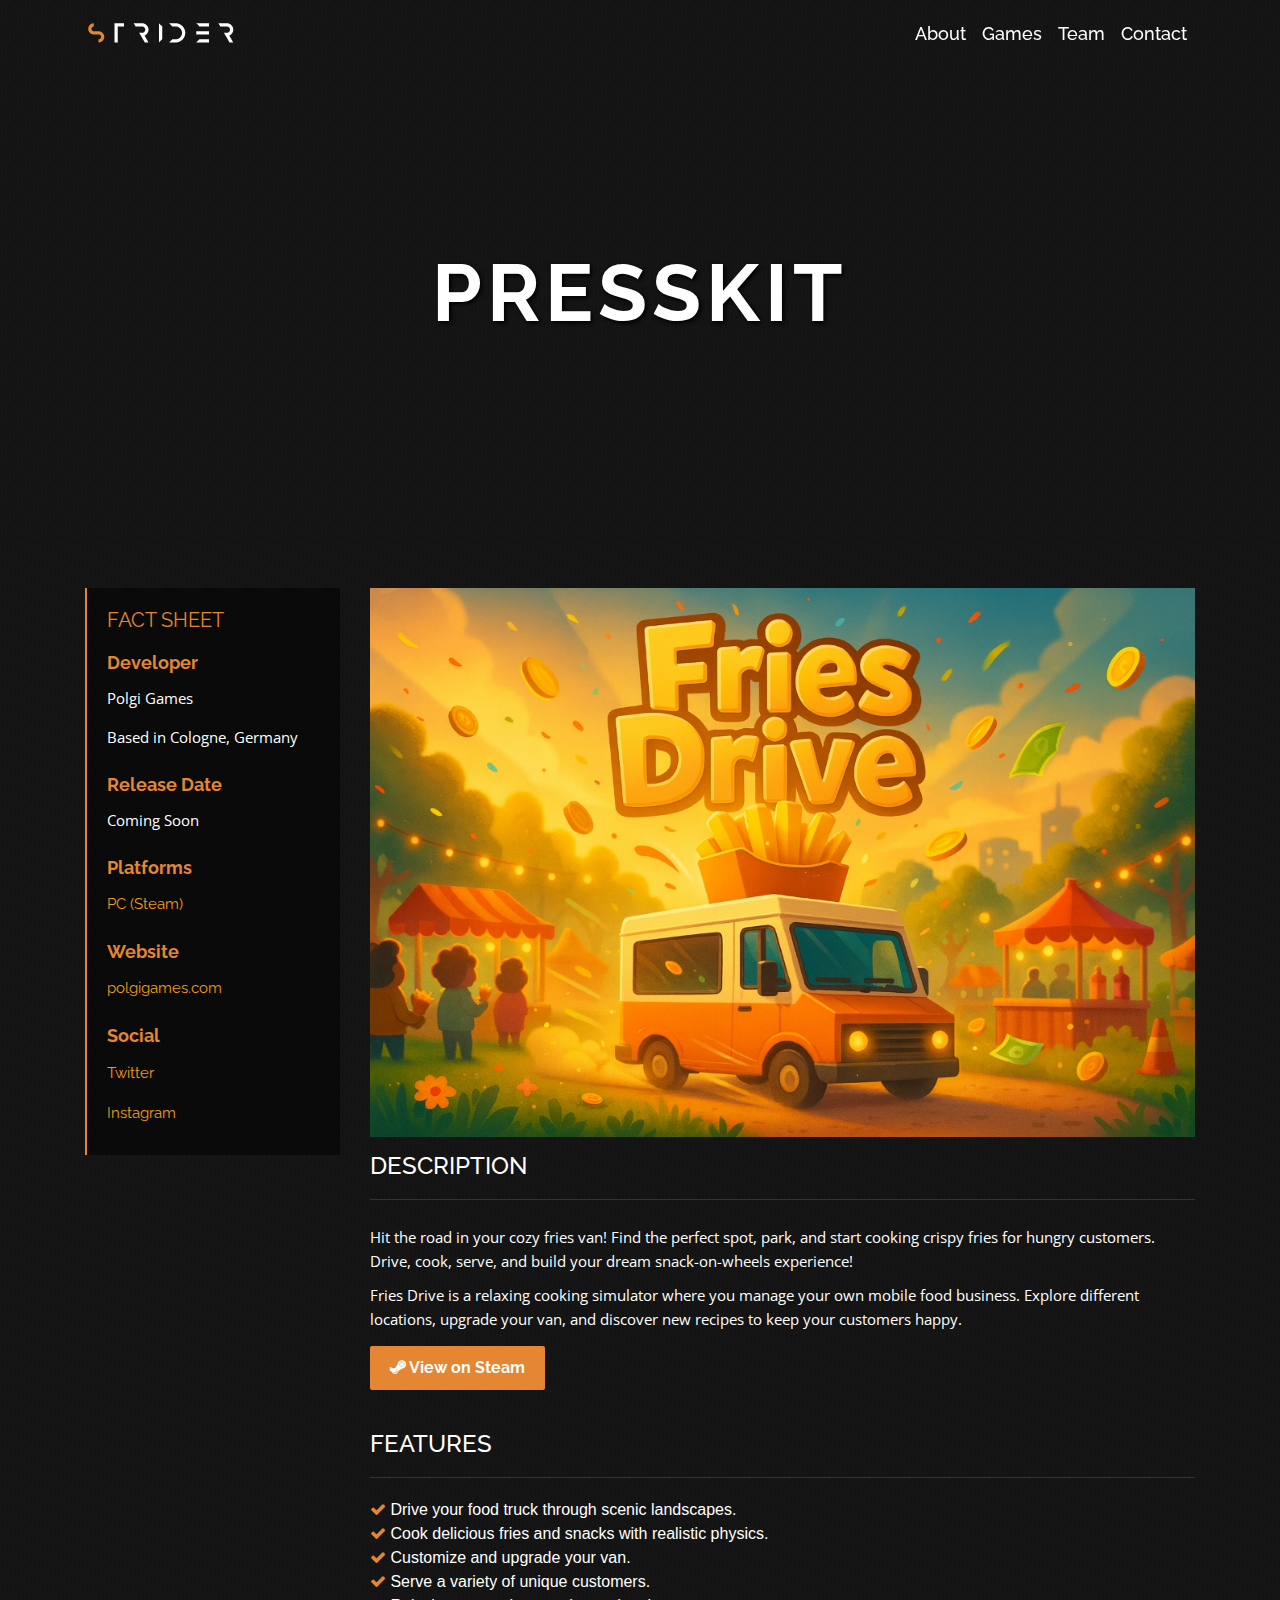
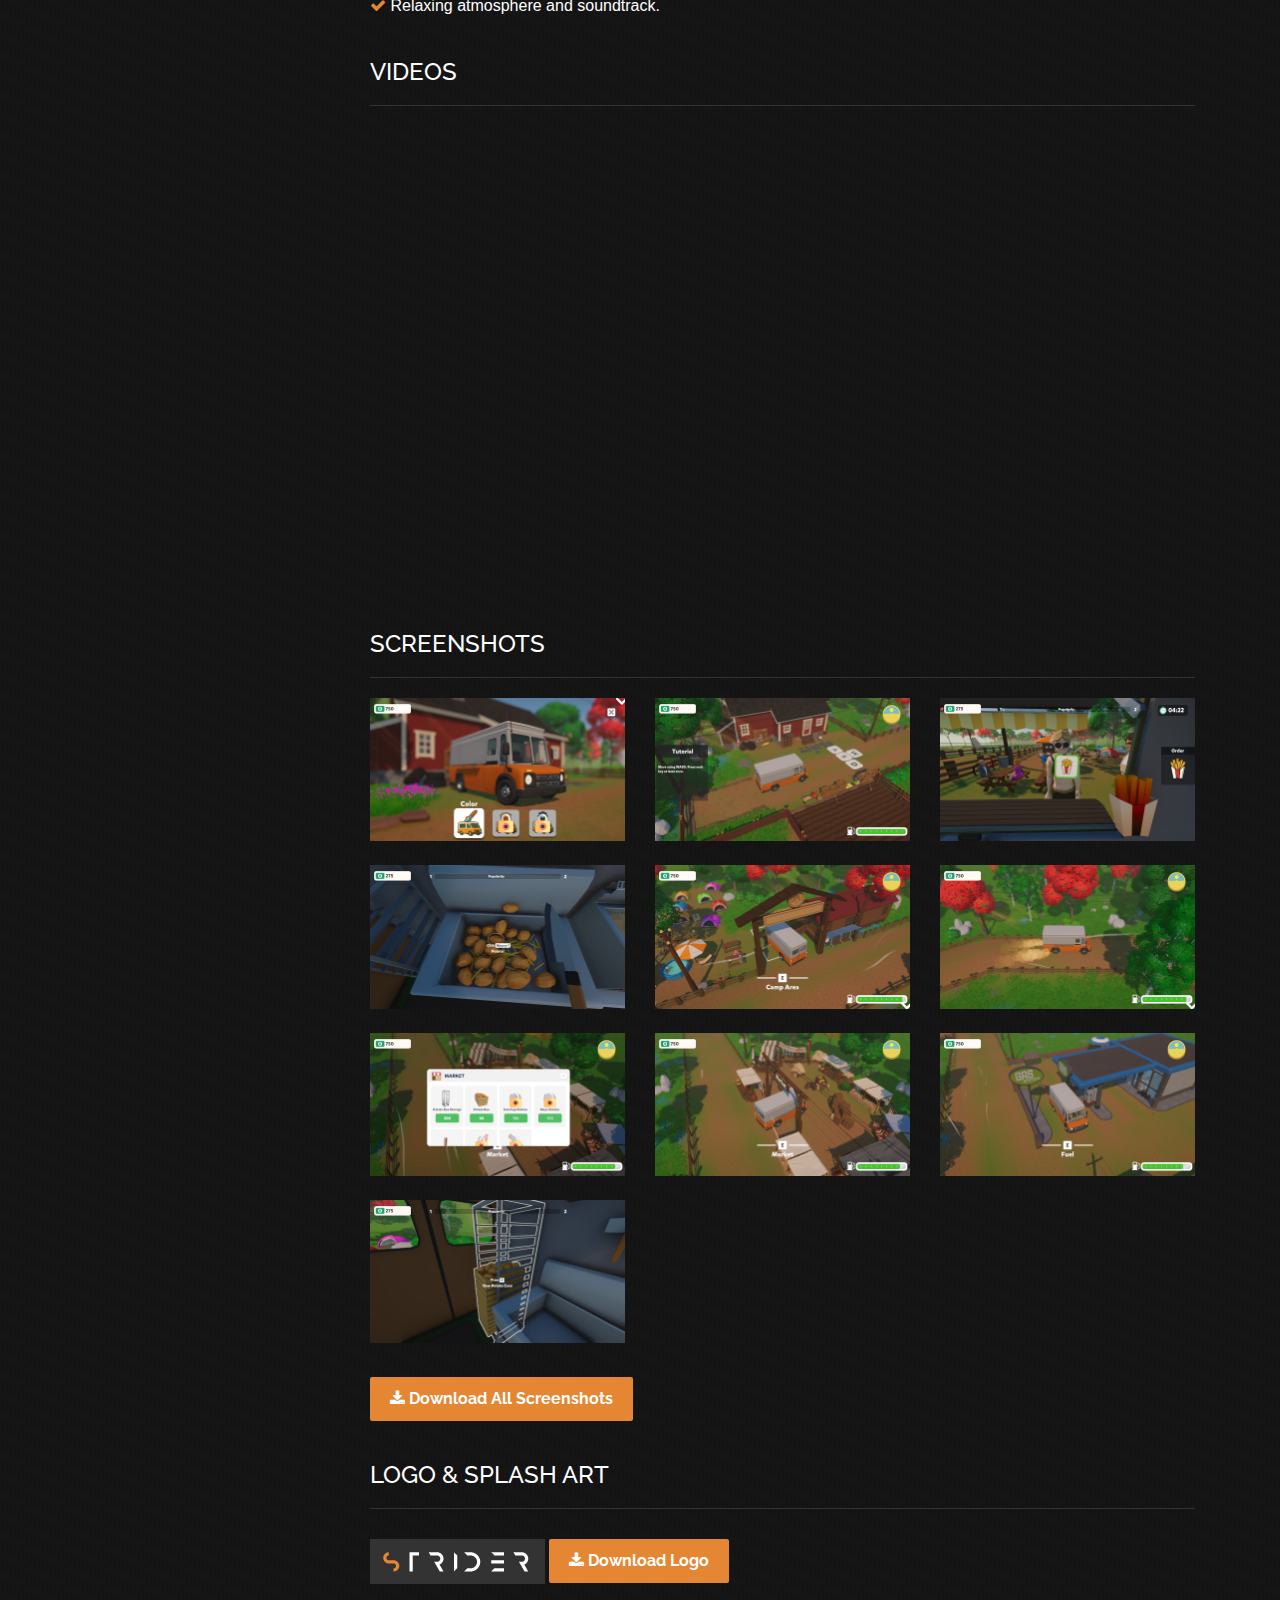
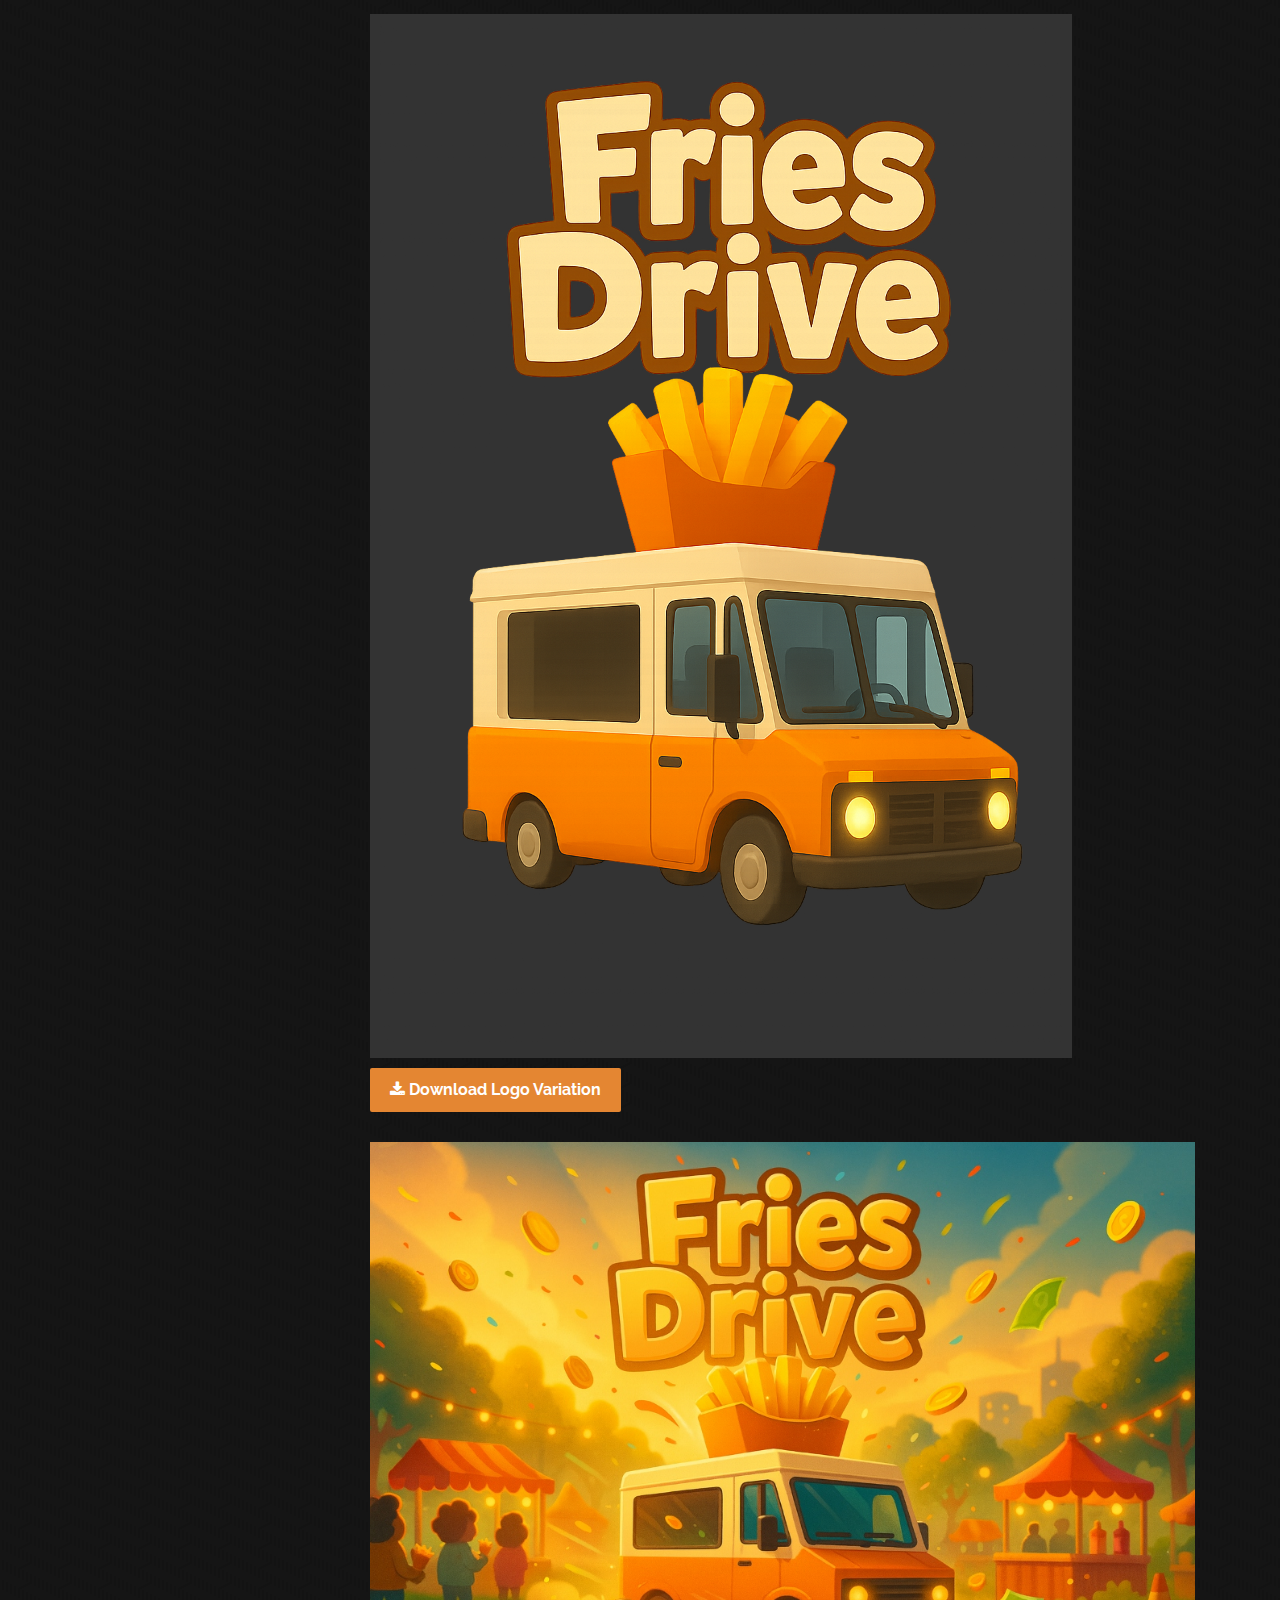
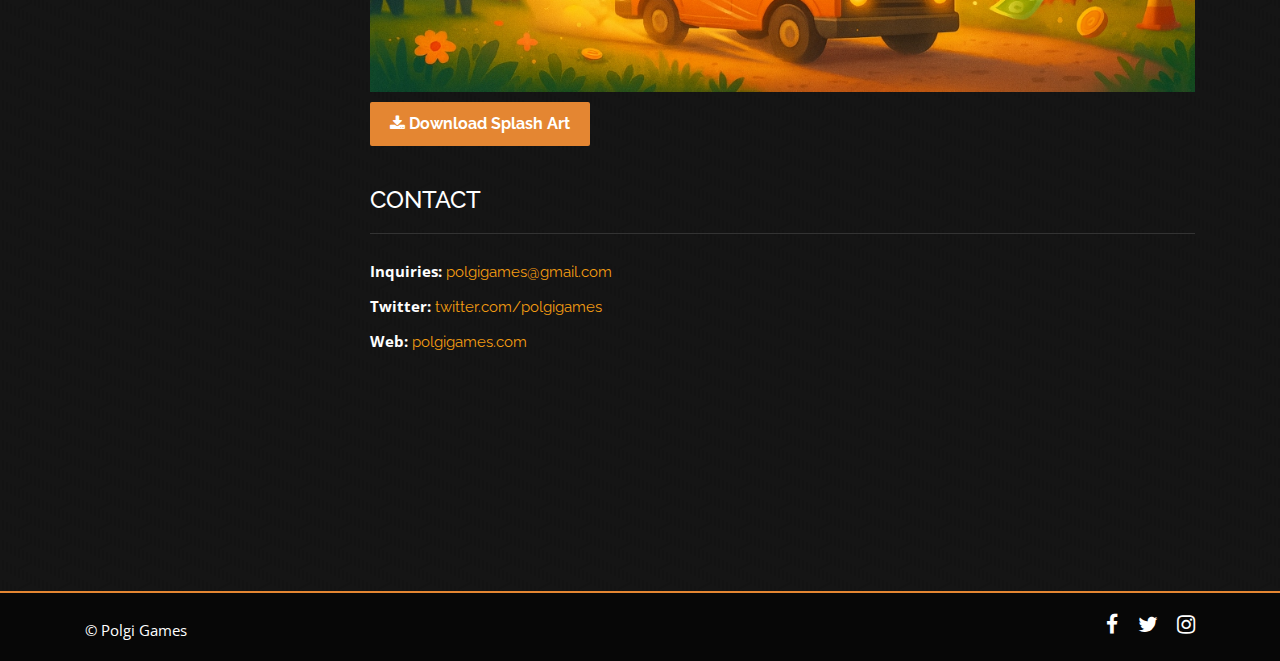
<file: fries-drive-presskit.html>
<!DOCTYPE html>
<html lang="en">

<head>
    <!-- META TAGS -->
    <meta charset="utf-8">
    <meta name="author" content="Polgi Games">
    <meta name="viewport" content="width=device-width, initial-scale=1, maximum-scale=1">

    <!-- WEBSITE TITLE & DESCRIPTION -->
    <title>Fries Drive - Presskit</title>
    <meta name="description" content="Presskit for Fries Drive - A cozy cooking simulator by Polgi Games.">
    <meta name="keywords" content="presskit, fries drive, game, indie, simulator, cooking">

    <!-- Favicon and Apple Icons -->
    <link rel="icon" type="image/x-icon" href="images/favicon.ico">
    <link rel="icon" type="image/png" href="images/favicon.png">
    <link rel="apple-touch-icon" href="images/apple-touch-icon.png">

    <!-- STYLES -->
    <!-- Bootstrap -->
    <link href="css/bootstrap.min.css" rel="stylesheet">
    <!-- FontAwesome -->
    <link href="css/font-awesome.min.css" rel="stylesheet">
    <!-- Animations -->
    <link href="css/animations.css" rel="stylesheet">
    <!-- Animation repository for morhpext -->
    <link href="css/animate.css" rel="stylesheet">
    <!-- Text Animator morphext -->
    <link href="css/morphext.css" rel="stylesheet">
    <!-- Lightbox -->
    <link href="css/lightbox.min.css" rel="stylesheet">
    <!-- Video Lightbox -->
    <link href="css/modal-video.min.css" rel="stylesheet">
    <!-- Main Stylesheet -->
    <link href="css/style.css" rel="stylesheet">

    <style>
        /* Specific overrides for presskit */
        .presskit-sidebar {
            background: rgba(0, 0, 0, 0.5);
            padding: 20px;
            border-left: 2px solid #E48632;
        }

        .presskit-sidebar h4 {
            margin-top: 20px;
            color: #E48632;
            font-weight: bold;
        }

        .presskit-sidebar p {
            margin-bottom: 5px;
        }

        .press-section {
            margin-bottom: 40px;
        }

        .press-header {
            margin-bottom: 20px;
            border-bottom: 1px solid #333;
            padding-bottom: 10px;
        }

        .download-btn {
            display: inline-block;
            background: #E48632;
            color: #fff;
            padding: 10px 20px;
            margin-top: 10px;
            border-radius: 2px;
            font-weight: bold;
        }

        .download-btn:hover {
            background: #fff;
            color: #111;
            text-decoration: none;
        }
    </style>
</head>

<body>
    <!-- Loading Screen -->
    <div id="loader-wrapper">
        <h1 class="loader-logo">
            <img src="images/logo.png" alt="Polgi Games Logo" class="img-fluid">
        </h1>
        <div id="progress"></div>
        <h3 class="loader-text">LOADING</h3>
    </div>

    <!-- //// HEADER //// -->
    <header id="main-header">
        <nav class="navbar fixed-top navbar-expand-lg navbar-dark">
            <div class="container">
                <!-- Site Logo -->
                <a id="logo" class="navbar-brand" href="index.html"><img class="img-fluid" src="images/logo.png"
                        alt="site logo"></a>
                <!-- Dropdown Button -->
                <button id="hamburger" class="navbar-toggler" type="button" data-toggle="collapse"
                    data-target="#navbarSupportedContent" aria-controls="navbarSupportedContent" aria-expanded="false"
                    aria-label="Toggle navigation">
                    <span class="icon-bar"></span>
                    <span class="icon-bar"></span>
                    <span class="icon-bar"></span>
                </button>
                <!-- Navigation Links -->
                <div class="collapse navbar-collapse" id="navbarSupportedContent">
                    <ul class="navbar-nav ml-auto">
                        <li class="nav-item">
                            <a class="nav-link" href="index.html#about">About</a>
                        </li>
                        <li class="nav-item">
                            <a class="nav-link" href="index.html#games">Games</a>
                        </li>
                        <li class="nav-item">
                            <a class="nav-link" href="index.html#team">Team</a>
                        </li>
                        <li class="nav-item">
                            <a class="nav-link" href="index.html#contact">Contact</a>
                        </li>
                    </ul>
                </div>
            </div>
        </nav>
    </header><!-- Header End -->

    <!-- /// HERO SECTION /// -->
    <div id="hero-section" class="small-margin" style="height: 60vh; min-height: 400px;">
        <div class="row hero-unit" style="height: 60vh; min-height: 400px; background-color: #222;">
            <div class="col-md-12">
                <div class="hero-caption text-center" style="margin-top: 25vh; text-align: center;">
                    <!-- <h1>FRIES <span class="colored">DRIVE</span></h1> -->
                    <h1 class="subtle"
                        style="text-shadow: 2px 2px 4px #000; color: #fff; font-weight: bold; font-size: 5em;">PRESSKIT
                    </h1>
                </div>
            </div>
        </div>
    </div><!-- Hero Section End -->

    <!-- /// Main Container /// -->
    <div class="container">
        <div class="row large-margin">

            <!-- SIDEBAR (Fact Sheet) -->
            <div class="col-md-3">
                <div class="presskit-sidebar">
                    <h3 class="colored">FACT SHEET</h3>

                    <h4>Developer</h4>
                    <p>Polgi Games</p>
                    <p>Based in Cologne, Germany</p>

                    <h4>Release Date</h4>
                    <p>Coming Soon</p>

                    <h4>Platforms</h4>
                    <p><a href="https://store.steampowered.com/app/4185570/Fries_Drive_Demo/" target="_blank">PC
                            (Steam)</a></p>

                    <h4>Website</h4>
                    <p><a href="http://www.polgigames.com" target="_blank">polgigames.com</a></p>

                    <h4>Social</h4>
                    <p><a href="https://twitter.com" target="_blank">Twitter</a></p>
                    <p><a href="https://instagram.com" target="_blank">Instagram</a></p>
                </div>
            </div>

            <!-- MAIN CONTENT -->
            <div class="col-md-9">

                <!-- DESCRIPTION -->
                <div class="press-section">
                    <img src="images/fries-drive-splash.jpg" class="img-fluid" style="margin-bottom: 15px;"
                        alt="Fries Drive Splash">
                    <div class="press-header">
                        <h2>DESCRIPTION</h2>
                    </div>
                    <p>Hit the road in your cozy fries van! Find the perfect spot, park, and start cooking
                        crispy fries
                        for hungry customers. Drive, cook, serve, and build your dream snack-on-wheels
                        experience!</p>
                    <p>Fries Drive is a relaxing cooking simulator where you manage your own mobile food
                        business.
                        Explore different locations, upgrade your van, and discover new recipes to keep your
                        customers
                        happy.</p>
                    <a href="https://store.steampowered.com/app/4185570/Fries_Drive_Demo/" target="_blank"
                        class="download-btn"><i class="fa fa-steam"></i> View on Steam</a>
                </div>

                <!-- FEATURES -->
                <div class="press-section">
                    <div class="press-header">
                        <h2>FEATURES</h2>
                    </div>
                    <ul>
                        <li><i class="fa fa-check colored"></i> Drive your food truck through scenic
                            landscapes.</li>
                        <li><i class="fa fa-check colored"></i> Cook delicious fries and snacks with
                            realistic physics.
                        </li>
                        <li><i class="fa fa-check colored"></i> Customize and upgrade your van.</li>
                        <li><i class="fa fa-check colored"></i> Serve a variety of unique customers.</li>
                        <li><i class="fa fa-check colored"></i> Relaxing atmosphere and soundtrack.</li>
                    </ul>
                </div>

                <!-- VIDEOS -->
                <div class="press-section">
                    <div class="press-header">
                        <h2>VIDEOS</h2>
                    </div>
                    <div class="embed-responsive embed-responsive-16by9">
                        <iframe class="embed-responsive-item"
                            src="https://www.youtube.com/embed/fr8Et9aTDd8?rel=0&amp;showinfo=0"
                            allowfullscreen></iframe>
                    </div>
                </div>

                <!-- SCREENSHOTS -->
                <div class="press-section">
                    <div class="press-header">
                        <h2>SCREENSHOTS</h2>
                    </div>
                    <div class="row">
                        <div class="col-md-4 tiny-margin">
                            <a href="images/fries-drive-1.png" data-lightbox="press-screenshots"
                                data-title="Fries Drive Screenshot 1">
                                <img src="images/fries-drive-1.png" class="img-fluid" alt="Screenshot 1">
                            </a>
                        </div>
                        <div class="col-md-4 tiny-margin">
                            <a href="images/fries-drive-2.png" data-lightbox="press-screenshots"
                                data-title="Fries Drive Screenshot 2">
                                <img src="images/fries-drive-2.png" class="img-fluid" alt="Screenshot 2">
                            </a>
                        </div>
                        <div class="col-md-4 tiny-margin">
                            <a href="images/fries-drive-3.png" data-lightbox="press-screenshots"
                                data-title="Fries Drive Screenshot 3">
                                <img src="images/fries-drive-3.png" class="img-fluid" alt="Screenshot 3">
                            </a>
                        </div>
                        <div class="col-md-4 tiny-margin">
                            <a href="images/fries-drive-4.png" data-lightbox="press-screenshots"
                                data-title="Fries Drive Screenshot 4">
                                <img src="images/fries-drive-4.png" class="img-fluid" alt="Screenshot 4">
                            </a>
                        </div>
                        <div class="col-md-4 tiny-margin">
                            <a href="images/fries-drive-5.png" data-lightbox="press-screenshots"
                                data-title="Fries Drive Screenshot 5">
                                <img src="images/fries-drive-5.png" class="img-fluid" alt="Screenshot 5">
                            </a>
                        </div>
                        <div class="col-md-4 tiny-margin">
                            <a href="images/fries-drive-6.png" data-lightbox="press-screenshots"
                                data-title="Fries Drive Screenshot 6">
                                <img src="images/fries-drive-6.png" class="img-fluid" alt="Screenshot 6">
                            </a>
                        </div>
                        <div class="col-md-4 tiny-margin">
                            <a href="images/fries-drive-7.png" data-lightbox="press-screenshots"
                                data-title="Fries Drive Screenshot 7">
                                <img src="images/fries-drive-7.png" class="img-fluid" alt="Screenshot 7">
                            </a>
                        </div>
                        <div class="col-md-4 tiny-margin">
                            <a href="images/fries-drive-8.png" data-lightbox="press-screenshots"
                                data-title="Fries Drive Screenshot 8">
                                <img src="images/fries-drive-8.png" class="img-fluid" alt="Screenshot 8">
                            </a>
                        </div>
                        <div class="col-md-4 tiny-margin">
                            <a href="images/fries-drive-9.png" data-lightbox="press-screenshots"
                                data-title="Fries Drive Screenshot 9">
                                <img src="images/fries-drive-9.png" class="img-fluid" alt="Screenshot 9">
                            </a>
                        </div>
                        <div class="col-md-4 tiny-margin">
                            <a href="images/fries-drive-10.png" data-lightbox="press-screenshots"
                                data-title="Fries Drive Screenshot 10">
                                <img src="images/fries-drive-10.png" class="img-fluid" alt="Screenshot 10">
                            </a>
                        </div>
                    </div>
                    <a href="https://drive.google.com/drive/folders/1-bXfUQiCTJxYtmZrn0Y0b8qqoekZuIFq?usp=sharing"
                        target="_blank" class="download-btn"><i class="fa fa-download"></i> Download All
                        Screenshots</a>
                </div>

                <!-- LOGO & SPLASH ART -->
                <div class="press-section">
                    <div class="press-header">
                        <h2>LOGO & SPLASH ART</h2>
                    </div>
                    <div class="row">
                        <div class="col-md-12">
                            <img src="images/logo.png" class="img-fluid" style="background: #333; padding: 10px;"
                                alt="Logo">
                            <a href="images/logo.png" class="download-btn" download><i class="fa fa-download"></i>
                                Download Logo</a>
                            <div style="margin-top: 30px;">
                                <img src="images/fries-drive-logo-variation.png" class="img-fluid"
                                    style="background: #333; padding: 10px;" alt="Logo Variation">
                                <a href="images/fries-drive-logo-variation.png" class="download-btn" download><i
                                        class="fa fa-download"></i>
                                    Download Logo Variation</a>
                            </div>
                        </div>
                        <div class="col-md-12" style="margin-top: 30px;">
                            <img src="images/fries-drive-splash.jpg" class="img-fluid" alt="Splash Art">
                            <a href="images/fries-drive-splash.jpg" class="download-btn" download><i
                                    class="fa fa-download"></i>
                                Download Splash Art</a>
                        </div>
                    </div>
                </div>

                <!-- CONTACT -->
                <div class="press-section">
                    <div class="press-header">
                        <h2>CONTACT</h2>
                    </div>
                    <p><strong>Inquiries:</strong> <a href="mailto:polgigames@gmail.com">polgigames@gmail.com</a></p>
                    <p><strong>Twitter:</strong> <a href="https://twitter.com/polgigames"
                            target="_blank">twitter.com/polgigames</a></p>
                    <p><strong>Web:</strong> <a href="http://www.polgigames.com" target="_blank">polgigames.com</a></p>
                </div>

            </div>
        </div>
    </div><!-- Main Container End -->

    <!-- /// FOOTER /// -->
    <footer id="main-footer">
        <div id="footer">
            <div class="container">
                <div class="row">
                    <div class="col-md-12">
                        <p id="copyright">&copy; Polgi Games <span id="year"> </span></p>
                        <ul class="social-links">
                            <li><a href="#"><i class="fa fa-facebook fa-lg icon-social"></i></a></li>
                            <li><a href="#"><i class="fa fa-twitter  fa-lg icon-social"></i></a></li>
                            <li><a href="#"><i class="fa fa-instagram fa-lg icon-social"></i></a>
                        </ul>
                    </div>
                </div>
            </div>
        </div>
    </footer><!-- Footer End -->

    <!-- //// SCRIPTS //// -->
    <script src="js/jquery-3.2.1.min.js"></script>
    <script src="js/popper.min.js"></script>
    <script src="js/bootstrap.min.js"></script>
    <script src="js/blazy.min.js"></script>
    <script src="js/morphext.min.js"></script>
    <script src="js/isotope.pkgd.min.js"></script>
    <script src="js/lightbox.min.js"></script>
    <script src="js/jquery-modal-video.min.js"></script>
    <script src="js/validator.min.js"></script>
    <script src="js/strider.js"></script>
</body>

</html>
</file>
<file: css/animations.css>
/*------------------------------------------------------------------
[Animations Stylesheet]

Author: AtypicalThemes
Template: Strider - A Game Studio Template
Version:	1.0

------------------------------------------------------------------- */
/* KEYFRAMES */
@keyframes pop-in {
0% { opacity: 0; transform: scale(0.5); }
100% { opacity: 1; transform: scale(1); }
}

/* --- The first part of the stylesheet sets the initial position of the animation elements and sets their opacity and timing --- */
.animation-element {
    opacity: 0;
    position: relative;
    transition: all 850ms ease;
}
.animation-element.extend {
    width: 0;
}
.animation-element.fade-in {
    opacity: 0;
}
.animation-element.slide-in-left {
    -moz-transform: translate3d(-25px, 0px, 0px);
    -webkit-transform: translate3d(-25px, 0px, 0px);
    -o-transform: translate(-25px, 0px);
    -ms-transform: translate(-25px, 0px);
    transform: translate3d(-25px, 0px, 0px);
}
.animation-element.slide-in-right {
    -moz-transform: translate3d(25px, 0px, 0px);
    -webkit-transform: translate3d(25px, 0px, 0px);
    -o-transform: translate(25px, 0px);
    -ms-transform: translate(25px, 0px);
    transform: translate3d(25px, 0px, 0px);
}
.animation-element.slide-up {
    -moz-transform: translate3d(0px, 25px, 0px);
    -webkit-transform: translate3d(0px, 25px, 0px);
    -o-transform: translate(0px, 25px);
    -ms-transform: translate(0px, 25px);
    transform: translate3d(0px, 25px, 0px);
}
.animation-element.slide-down {
    -moz-transform: translate3d(0px, -25px, 0px);
    -webkit-transform: translate3d(0px, -25px, 0px);
    -o-transform: translate(0px, -25px);
    -ms-transform: translate(0px, -25px);
    transform: translate3d(0px, -25px, 0px);
}

/* --- The second part of the stylesheet sets the position and opacity of animation elements when they are "in-view"  --- */
.animation-element.in-view {
    opacity: 1;
    z-index: 5;
}
.animation-element.extend.in-view {
    width: 100%;
}
.animation-element.fade-in.in-view {
    opacity: 1;
}
.animation-element.fade-in.delayed.in-view {
    transition-delay: 200ms;
}
.animation-element.pop-in.in-view {
    -webkit-animation: pop-in 700ms;
    -moz-animation: pop-in 700ms;
    -ms-animation: pop-in 700ms;
}
.animation-element.pop-in-slow.in-view {
    -webkit-animation: pop-in  800ms;
    -moz-animation: pop-in 800ms;
    -ms-animation :pop-in 800ms;
}
.animation-element.slide-in-left.in-view {
    -moz-transform: translate3d(0px, 0px, 0px);
    -webkit-transform: translate3d(0px, 0px, 0px);
    -o-transform: translate(0px, 0px);
    -ms-transform: translate(0px, 0px);
    transform: translate3d(0px, 0px, 0px);
}
.animation-element.slide-in-left.delayed.in-view {
    -webkit-transition-delay: 200ms; 
    transition-delay: 200ms;
}
.animation-element.slide-in-left.delayed-1.in-view {
    -webkit-transition-delay: 400ms; 
    transition-delay: 400ms;
}
.animation-element.slide-in-left.delayed-2.in-view {
    -webkit-transition-delay: 600ms; 
    transition-delay: 600ms;
}
.animation-element.slide-in-right.in-view {
    -moz-transform: translate3d(0px, 0px, 0px);
    -webkit-transform: translate3d(0px, 0px, 0px);
    -o-transform: translate(0px, 0px);
    -ms-transform: translate(0px, 0px);
    transform: translate3d(0px, 0px, 0px);
}
.animation-element.slide-in-right.delayed.in-view {
    -webkit-transition-delay: 200ms; 
    transition-delay: 200ms;
}
.animation-element.slide-in-right.delayed-1.in-view {
    -webkit-transition-delay: 400ms; 
    transition-delay: 400ms;
}
.animation-element.slide-in-right.delayed-2.in-view {
    -webkit-transition-delay: 600ms; 
    transition-delay: 600ms;
}
.animation-element.slide-down.in-view {
    -moz-transform: translate3d(0px, 0px, 0px);
    -webkit-transform: translate3d(0px, 0px, 0px);
    -o-transform: translate(0px, 0px);
    -ms-transform: translate(0px, 0px);
    transform: translate3d(0px, 0px, 0px);
}
.animation-element.slide-down.delayed.in-view {
    -webkit-transition-delay: 200ms; 
    transition-delay: 200ms;
}
.animation-element.slide-down.delayed-1.in-view {
    -webkit-transition-delay: 400ms; 
    transition-delay: 400ms;
}
.animation-element.slide-up.in-view {
    -moz-transform: translate3d(0px, 0px, 0px);
    -webkit-transform: translate3d(0px, 0px, 0px);
    -o-transform: translate(0px, 0px);
    -ms-transform: translate(0px, 0px);
    transform: translate3d(0px, 0px, 0px);
}
.animation-element.slide-up.delayed.in-view {
    -webkit-transition-delay: 200ms; 
    transition-delay: 200ms;
}
.animation-element.slide-up.delayed-1.in-view {
    -webkit-transition-delay: 400ms; 
    transition-delay: 400ms;
}
</file>
<file: css/style.css>
/*------------------------------------------------------------------
[Master Stylesheet]

Author: AtypicalThemes
Template: Strider - A Game Studio Template
Version:	1.0

This file contains the styling for the actual theme, this
is the file you need to edit to change the look of the
theme.

-------------------------------------------------------------------
Table of contents

    I.General
    II.Page Prealoader
    III.Header & Navigation
    IV.Hero Section
    V.About Section
    VI.Games Section
    VII.Team Section
    VIII.Careers Section
    IX.Contact Section
    X.Footer
    XI.404 Page
    XII.Responsive Styles

-------------------------------------------------------------------
[Color codes]

Background:	#111; (black)
Content:	#FFF; (white)
Footer:		#070707; (black)

a (standard):	#F5F5F5; (white)
a (hover): #E48632; (orange)
a (visited):	#E48632;
a (active):	#E48632;

[Colors]

Primary Color: #E48632;
-------------------------------------------------------------------*/

@import url('https://fonts.googleapis.com/css?family=Raleway:300,400,500'); /* Raleway Font */
@import url('https://fonts.googleapis.com/css?family=Open+Sans'); /* Open Sans Font */
@font-face {
    font-family: 'Anurati';
    src: url('../fonts/Anurati-Regular.otf');
}

/* --------------------------- /////////// I. GENERAL /////////// --------------------------- */
/* -Color- */
.colored {
    color: #E48632;
}
/* -Link Styling- */
a {
    color: #F39C12;
    font-family: Raleway, sans-serif;
	text-decoration: none;
}
a:visited {
    color: #222;
    text-decoration: none;
}
a:hover {
    color: #E48632;
	text-decoration: underline;
}
a:active {
    color: #E48632;
    text-decoration: underline;
}
a:focus {
    color: #E48632;
    text-decoration: none;
}
/* -Resets- */
html, body { 
    background-color: #111;
    background: url(../images/bg.png);
    background-repeat: repeat;
    color: #FFF;
    font-size: 16px;
    line-height: 1.5rem; /* 24px */
    max-width: 100%;
	overflow-x: hidden;
}
/* -Full width fluid container- */
.full-width {
    padding-left: 0;
    padding-right: 0;
}
/* -Text Styling */
h1,h2,h3,h4,h5,h6 {
	font-family: Raleway, sans-serif;
}
h1 {
    font-size: 2.25rem; /* 36px */
    font-family: Anurati, sans-serif;
    letter-spacing: 5px;
} 
h2 {
    font-size: 1.50rem; /* 24px */
    font-weight: 500;
}
h3 {
    font-size: 1.25rem; /* 20px */
    font-weight: 400;
}
h4 {
    font-size: 1.10rem;
    font-weight: 300;
}
p {
    font-family: Open Sans, sans-serif;
    font-size: 0.9375rem; /* 15px */
    padding: 5px 5px 5px 0;
    margin: 0;
}
.strong {
    font-weight: bold;
}
.subtle {
	color: #999;
}
.spaced {
    letter-spacing: 5px;
}
.text-center {
	text-align: center;
}
.text-left {
    text-align: left;
}
.text-right {
    text-align: right;
}
ul {
    list-style-type: none;
    padding: 0;
}
/* -Margins and Floats- */
.floated-left {
     float: left;
}
.floated-right {
    float: right;
}
.inline {
	display: inline;
}
.offset {
	margin-left: 10px;
}
.tiny-margin {
    margin-bottom: 1.5em /* 24px */
}
.small-margin {
	margin-bottom: 3em; /* 48px */
}
.medium-margin {
	margin-bottom: 6em; /* 96px */
}
.large-margin {
	margin-bottom: 12em; /* 192px */
}
/* -<hr>- */
hr {
    width: 100%;
    height: 2px;
    background: #E48632;
    margin: 20px 0;
    border: none;
}
.hr-short {
    width: 100px;
    height: 2px;
    margin: 5px auto;
}
.short-hr-left::after {
    border-top: 2px solid;
    border-color: #E48632;
    content: "";
    display: block;
    height: 1px;
    width: 60px;
    margin: 13px 0 0 0;
}
.short-hr-center::after {
    border-top: 2px solid;
    border-color: #E48632;
    content: "";
    display: block;
    height: 1px;
    width: 60px;
    margin: 13px auto 0 auto;
}
/* General input fields */
input {
    height: 45px;
    padding-left: 10px;
    border: 1px solid #D4D4D4 !important;
}
input:focus {
    border: 1px solid #333;
    outline: none;
}
textarea {
    height: 150px;
	width: 100%;
    max-width: 100%;
	padding-top: 10px;
	padding-left: 10px;
    border: 1px solid #D4D4D4 !important;
}
textarea:focus {
    border: 1px solid #333;
    outline: none;
}
/* -General Button Styles */
button {
    outline: none !important;
}
.button {
	background: #E48632;
    border: none;
    border-radius: 2px;
    color: #FFF;
    font-family: Raleway, sans-serif;
    font-weight: 500;
	display: block;
	height: auto;
    width: auto;
    margin-left: auto;
    margin-right: auto;
	margin-top: 20px;
	margin-bottom: 20px;
    padding: 5px 15px;
    outline: none;
	transition: all 0.2s ease;
    cursor: pointer;
}
.button:hover {
	background: #FFF;
	color: #2B2B2B;
}
/* --------------------------- /////////// II. PAGE PRELOADER /////////// --------------------------- */
/* -Loading Screen- */
#loader-wrapper {
    background: #111;
    height: 100%;
    width: 100%;
    position: fixed;
    left: 0;
    top: 0;
    text-align: center;
    z-index: 1050;
}
.loader-logo {
    position: relative;
    color: #FFF;
    top: 43%;
}
#progress {
    width: 0;
    height: 2px;
    background: #E48632;
    position: relative;
    top: 45%;
}
.loader-text {
    position: relative;
    color: #FFF;
    top: 48%;
}

/* -Loading Screen Animation- */
.loaded {
    -moz-transform: translate3d(0px, -100%, 0px);
    -webkit-transform: translate3d(0px, -100%, 0px);
    -o-transform: translate(0px, -100%);
    -ms-transform: translate(0px, -100%);
    transform: translate3d(0px, -100%, 0px);
    -webkit-transition: all 0.5s ease; 
    transition: all 0.5s ease;
}

/* --------------------------- /////////// III. HEADER & NAVIGATION /////////// --------------------------- */
#logo {
    font-family: Anurati, sans-serif;
    font-size: 1.75rem; /* 28px */;
    letter-spacing: 5px;
}
.navbar-dark {
    background-color: rgba(0,0,0,0);
    border: 1px solid rgba(0,0,0,0);
    z-index: 900;
    transition: 0.3s;
}
.scrolled {
    background-color: rgba(0,0,0,0.8); /* navbar background gradient */
    z-index: 900;
}
.nav-link {
    font-size: 1.125rem;
    font-weight: 500;
    margin-top: 5px;
    transition: 0.2s;
}
.navbar-dark .navbar-nav .nav-link {
    color: #FFF;
}
.navbar-dark .navbar-nav .nav-link:hover {
    color: #E48632;
}
.navbar-dark .navbar-nav .nav-link:active {
    color: #E48632;
}
.navbar-dark .navbar-nav .nav-link:focus {
    color: #E48632;
}
.navbar-toggler {
    border: none;
    cursor: pointer;
}
#hamburger .icon-bar {
    display: block;
    height: 2px;
    width: 25px;
    background: #FFF;
    margin: 7px 0;
    transition: .3s ease-in-out;
}
/* - Mobile menu animation - */
#hamburger .icon-bar:nth-child(1) {
    -webkit-transform-origin: left center;
    -moz-transform-origin: left center;
    -o-transform-origin: left center;
    transform-origin: left center;
}
#hamburger .icon-bar:nth-child(2) {
   -webkit-transform-origin: left center;
    -moz-transform-origin: left center;
    -o-transform-origin: left center;
    transform-origin: left center;
}
#hamburger .icon-bar:nth-child(3) {
    -webkit-transform-origin: left center;
    -moz-transform-origin: left center;
    -o-transform-origin: left center;
    transform-origin: left center;
}
#hamburger.open .icon-bar:nth-child(1) {
    -webkit-transform: rotate(45deg);
    -moz-transform: rotate(45deg);
    -o-transform: rotate(45deg);
    transform: rotate(45deg);
}
#hamburger.open .icon-bar:nth-child(2) {
    width: 0%;
    opacity: 0;
}
#hamburger.open .icon-bar:nth-child(3) {
  -webkit-transform: rotate(-45deg);
  -moz-transform: rotate(-45deg);
  -o-transform: rotate(-45deg);
  transform: rotate(-45deg);
}
/* --------------------------- /////////// IV. HERO SECTION /////////// --------------------------- */
/* -Slanted edge effect- */
#hero-slider .carousel-item img {
    -webkit-clip-path: polygon(15% 0%, 100% 0%, 100% 100%, 0% 100%);
    clip-path: polygon(15% 0%, 100% 0%, 100% 100%, 0% 100%);
}
.carousel-fade .active.carousel-item-left,
.carousel-fade .active.carousel-item-right {
  transition: 0s 0.8s opacity;
}
/* -Text animation timing- */
.animated {
    -webkit-animation-duration: .8s;
    animation-duration: .8s;
}
/* -Hero Image- */
.hero-unit {
    background-color: #111;
    background: url(../images/bg.png);
    background-repeat: repeat;
    min-height: 720px;
    height: 100vh;
}
/* -Hero Image Caption- */
.hero-caption {
    display: block;
    position: relative;
    margin-top: 35vh;
    color: #FFF;
	text-shadow: none; 
    padding: 20px;
    z-index: 5;
    text-align: right;
}
.hero-caption h1 {
    font-weight: bold;
    font-size: 3rem;
    font-family: Raleway, sans-serif;
}

/* --------------------------- /////////// V. ABOUT SECTION /////////// --------------------------- */
#support-image {
    margin: 0 0 0 20%;
}
/* --------------------------- /////////// VI. GAMES SECTION /////////// --------------------------- */
.game-tags {
    background: linear-gradient(rgba(0, 0, 0, 0.2), rgba(0, 0, 0, 0.2));
    padding: 10px;
    border-left: 2px solid #E48632;
}
.game-tags li {
    display: inline;
    margin: 0 0 0 15px;
    font-family: Raleway, sans-serif;
    font-size:1.10rem; /* 20px */;
    font-weight: 500;
}
.game-tags li a {
    color: #FFF;
    text-decoration: none;
}
.game-tags li a:hover {
    color: #E48632;
}
.game-tags li a:focus {
    color: #E48632;
}
.game-card {
    width: 100%;
    margin: 0 auto 3.5em auto;
    min-height: 270px;
    height: auto;
}
.lightbox .lb-image {
    border: 4px solid #111;
}
.overlay {
    position: absolute;
    top: 0;
    left: 0;
    background: linear-gradient(rgba(0, 0, 0, 0.8), rgba(0, 0, 0, 0.8));
    border-left: 2px solid #E48632;
    width: 100%;
    height: 100%;
    opacity: 0;
    transition: 0.3s ease;
}
.overlay i {
    position: absolute;
    top: 40%;
    left: 47%;
}
.overlay:hover {
    opacity: 1;
}
.game-card-left {
    padding: 0;
}
.game-card-left img {
    height: 100%;
    width: 100%;
    min-height: 270px;
}
.game-card-right {
    background: linear-gradient(rgba(0, 0, 0, 0.2), rgba(0, 0, 0, 0.2));
    padding: 20px 40px;
    margin: 0;
}
.game-card-right h2 {
    margin-bottom: 0;
}
.game-card-right > .short-hr-left::after {
    margin: 5px 0;
}
.tags {
    font-size: 14px;
    padding-top: 0;
}
.game-description {
    margin: 35px 0;
}
/* -- Modal -- */
.expand {
    cursor: pointer;
}
.game-modal .modal-header {
    height: 150px;
    background-image: url(../images/modal_header_bg.png);
    background-position: bottom;
    background-size:  cover;
    border-bottom: 1px solid #555;
}
.game-modal .modal-title {
    margin: 5% 0 0 5%;
}
.game-modal img {
    margin: 5px 0 50px 0;
}
.modal-vid {
    width: 100%;
    max-width: 768px;
    height: 415px;
    margin: 20px 0 60px 0;
    border: none;
}
/* -- Buttons -- */
.steam-btn {
    display: inline-block;
    margin: 25px 0 0 0;
}
.steam-btn a {
    display: inline-block;
    min-height: 55px;
    min-width: 150px;
    height: auto;
    width: auto;
    background: #DDD;
    border-radius: 3px;
    padding: 8px;
    border: none;
    color: #111;
    cursor: pointer;
    transition: 0.2s;
}
.steam-btn:hover a {
    background: #000;
    color: #FFF;
}
.steam-btn i {
    float: left;
}
.steam-btn p {
    float: right;
    line-height: 20px;
    font-weight: bold;
}
.button-store {
    display: inline-block;
    width: auto;
    height: auto;
    padding: 5px 22px;
    border-radius: 5px;
    margin: 30px 10px 0 0;
    color: #111;
    background: #DDD;
    border: none;
    cursor: pointer;
    transition: 0.2s;
}
.button-store:hover {
    background: #000;
    color: #FFF;
}
.button-store > i {
    float: left;
    display: inline;
    margin-top: 5px;
}
.button-store  p {
    float: right;
    padding: 0 0 0 10px;
}
.reviews {
    width: auto;
    display: inline-block;
    float: right;
    margin: 20px 0 0 0;
    text-align: center;
}
.reviews a {
    color: #FFF;
}
.reviews a:hover {
    color: #FFF;
}
.reviews a:active {
    color: #FFF;
}
.reviews a:visited {
    color: #FFF;
}
.score-card {
    display: inline-block;
    min-height: 70px;
    min-width: 90px;
    width: auto;
    height: auto;
    background: linear-gradient(rgba(0, 0, 0, 0.3), rgba(0, 0, 0, 0.3));
    text-align: center;
    margin: 0 5px 0 0;
    padding: 5px;
    border-radius: 2px;
    transition: 0.2s;
}
.score-card:hover {
    background: #FFF;
}
.score-card:hover p {
    color: #111;
}
.score {
    font-size: 1.3rem;
    font-weight: bold;
    margin-top: 5px;
    padding-bottom: 0;
}
.score-card p:nth-of-type(2) {
    font-size: 14px;
    padding-top: 0;
}
.rating {
    width: auto;
    height: auto;
    padding: 10px 20px;
    background: linear-gradient(rgba(0, 0, 0, 0.3), rgba(0, 0, 0, 0.3));
    text-align: center;
    float: right;
    border-radius: 2px;
    margin: 20px 0 0 0;
}
.rating ul {
    margin: 0;
}
.rating ul li {
    display: inline;
    margin: 0 5px 0 0;
}
.rating p {
    font-size: 1.5rem;
}
/* --------------------------- /////////// VII. TEAM SECTION /////////// --------------------------- */
#full-row {
    width: 100%;
}
#team figure {
    display: inline-block;
    position: relative;
    text-align: center;
    overflow: hidden;
}
#team figure img {
    border-radius: 3px;
    border-bottom: 2px solid #E48632;
}
.team-caption ul {
    margin-top: 10px;
}
.team-caption ul li {
    display: inline;
    margin: 0 5px;
}
.team-caption ul li > a {
    color: #EEE;
}
.team-caption ul li > a:hover {
    color: #E48632;
}
.team-caption {
    position: absolute;
    top: 0;
    left: 0;
    height: 100%;
    background: linear-gradient(rgba(0, 0, 0, 0.6), rgba(0, 0, 0, 0.6));
    text-align: center; 
    padding: 40% 20px 20px 20px;
    z-index: 5;
    opacity: 0;
    transition: all 0.3s ease;
}
#team figure:hover > .team-caption {
    opacity: 1;
}
#team figure:hover > img {
    filter: blur(2px);
}
.team-name {
    font-size: 1.5rem;
    padding-bottom: 0;
}
.gallery-item {
    padding: 0 2.5px;
}
.grid-gallery .row {
    margin: 0 0 5px 0;
}
.overlay.gallery {
    left: 0;
    width: 100%;
    border: none;
}
/* --------------------------- /////////// VIII. CAREERS SECTION /////////// --------------------------- */
.job-card {
    text-align: center;
    background: linear-gradient(rgba(0, 0, 0, 0.2), rgba(0, 0, 0, 0.2));
    border-left: 2px solid #E48632;
    padding: 25px 35px;
    margin: 10px 0;
}
.modal-content {
    background: linear-gradient(rgba(0, 0, 0, 0.9), rgba(0, 0, 0, 0.9));
}
.modal-header {
    border-bottom: 1px solid #E48632;
}
.modal-body > ul > li > p {
    padding: 0px 5px;
    display: inline;
}
.modal-body ul {
    list-style: none;
    margin: 10px 0 0 25px;
}
.modal-body ul li {
    margin: 5px 0;
}
.modal-body ul li:before {
    content: "\f101";
    color: #E48632;
    display: inline-block;
    width: 1em;
    margin-left: -10px;
    font-family: fontawesome;
}
.modal-body .skill-list {   
    margin: 10px 0;
}
.modal-body .skill-list li {
    display: inline-block;
    padding: 5px 15px 7px 15px;
    margin: 5px 5px;
    border: 1px solid #E48632;
    border-radius: 20px;
}
.modal-body .skill-list li:before {
    display: none;
}
.modal-body h3 {
    margin-bottom: 0;
}
.modal-footer {
    border-top: 1px solid #E48632;
}
.modal-footer button {
    margin: 0;
}
.button.secondary {
    background: #222;
}
.button.secondary:hover {
    background: #FFF;
}
.close {
    color: #FFF;
    opacity: 1;
    text-shadow: none;
    cursor: pointer;
}
.close:hover {
    color: #E48632;
    opacity: 1;
}
/* -- Newsletter -- */
#newsletter input {
    width: 40%;
    height: 45px;
    background: linear-gradient(rgba(0, 0, 0, 0.5), rgba(0, 0, 0, 0.5));
    border: none !important;
    padding: 0 0 0 20px;
    display: inline-block;
    margin-top: 20px;
    color: #fff;
}
#newsletter button {
    display: inline-block;
    height: 43px;
    width: auto;
}
/* --------------------------- /////////// IX. CONTACT SECTION /////////// --------------------------- */
#contactForm {
    background: linear-gradient(rgba(0, 0, 0, 0.2), rgba(0, 0, 0, 0.2));
    padding: 5%;
    margin-top: 25px;
}
#contactForm input {
    width: 100%;
    color: #FFF;
    background: none;
    border-bottom: 2px solid #E48632 !important;
    border-left: none !important;
    border-right: none !important;
    border-top: none !important;
    margin-bottom: 25px;
}
#contactForm textarea {
    width: 100%;
    color: #FFF;
    background: none;
    border-bottom: 2px solid #E48632 !important;
    border-left: none !important;
    border-right: none !important;
    border-top: none !important;
    margin-bottom: 25px;
}
#contactForm .button {
    margin-left: 0;
    padding: 15px 25px;
    font-size: 1.25rem;
}
/* - Warning and succes msg text- */
.text-danger, .text-success {
    font-family: Open Sans, sans-serif;
    font-weight: bold;
    text-transform: uppercase;
    font-size: 1.25rem;
}
#contact-info {
    margin-top: 25px;
}
#contact ul li i {
    color: #E48632;
    background: linear-gradient(rgba(0, 0, 0, 0.2), rgba(0, 0, 0, 0.2));
    padding: 10px;
    
}
#contact ul li p {
    display: inline;
    margin-left: 5px;
}
#contact ul li {
    margin-bottom: 15px;
}
#map-canvas {
    width: 100%;
    height: 330px;
    opacity: 0.9;
}
/* --------------------------- /////////// X. FOOTER /////////// --------------------------- */
#footer {
    width: 100%;
    min-height: 70px;
    height: auto;
    background: #070707;
    border-top: 2px solid #E48632;
    padding: 20px 0 0 0;
}
.social-links {
    float: right;
}
.social-links li {
    display: inline;
    margin-left: 15px;
}
.social-links li a {
    color: #FFF;
}
.social-links li a:hover {
    color: #E48632;
}
.social-links li a:focus {
    color: #E48632;
}
#copyright {
    float: left;
}
/* --------------------------- /////////// XI. 404 PAGE /////////// --------------------------- */
#container-404 {
    position: absolute;
    top: 0;
    left: 0;
    height: 100%;
    width: 100%;
}
#container-404 .row-fluid {
     margin-top: 18%;
}
.text-404 h1 {
    font-family: Anurati, sans-serif;
    font-size: 4rem;
}
.text-404 a {
    display: inline-block;
    text-decoration: none;
}
/* --------------------------- /////////// XII. RESPONSIVE STYLES /////////// --------------------------- */
@media (max-width : 1199px) {
    .hero-caption {
        margin-top: 15vh;
        margin-bottom: 2em;
        text-align: center;
    }
    .hero-unit {
        height: auto;
    }
    #hero-slider .carousel-item img {
    -webkit-clip-path: none;
    clip-path: none;
    }
}
@media (max-width : 991px) {
    .nav-item > a::first-letter {
    color: #E48632;
    }
    .navbar-dark {
        background-color: rgba(0,0,0,0.4); /* navbar background gradient */
    }
    .scrolled {
        background-color: rgba(0,0,0,0.8); /* navbar background gradient */
    }
    #footer {
        text-align: center;
        padding: 10px 0 0 0;
    }
    .social-links {
        float: none;
    }
    #copyright {
        float: none;
        margin-bottom: 5px;
    }
    #container-404 .row-fluid {
        margin-top: 40%;
    }
}
@media (max-width : 767px) {
    .large-margin {
	   margin-bottom: 4em; /* 96px */
    }
    .medium-margin {
        margin-bottom: 3em;
    }
    .small-margin {
        margin-bottom: 2em;
    }
    .heading {
        font-size: 1.50rem;
    }
    hr {
        margin: 0;
    }
    #support-image {
        display: block;
        margin: 2em auto 0 auto;
    }
    .game-card {
        margin: 0 0 3.5em 0;
    }
    .steam-btn {
        display: block;
        text-align: center;
    }
    .button-store:nth-of-type(2) {
        float: right;
    }
    .reviews {
        display: block;
        margin: 15px auto 0 auto;
        float: left;
        width: 100%;
    }
    .rating {
        display: block;
        margin: 15px auto 0 auto;
        float: none;
    }
    #team figure {
        margin: 20px auto;
    }
    .gallery-item {
        margin: 5px 0;
    }
    .grid-gallery .row {
        margin: 0;
    }
    #newsletter input {
        width: 100%;
        display: block;
        margin: 20px 0;
    }
    #newsletter button {
        width: 100%; 
        display: block;
    }
    #contactForm {
        margin: 0 0 3em 0;
    }
    .text-404 h1 {
        font-size: 3.5rem;
    }
}
@media (max-width : 480px) {
    .game-card-left img {
        min-height: 0;
    }
    .score-card {
        margin: 5px 0;
    }
    .hero-caption h1 {
        font-size: 2.5rem;
    }
    .button-store {
        margin: 5px auto;
    }
    .button-store:nth-of-type(2) {
        float: none;
    }
}
</file>
<file: css/morphext.css>
.morphext > .animated {
    display: inline-block;
}
</file>
<file: css/modal-video.min.css>
@keyframes modal-video{from{opacity:0}to{opacity:1}}@keyframes modal-video-inner{from{transform:translate(0, 100px)}to{transform:translate(0, 0)}}.modal-video{position:fixed;top:0;left:0;width:100%;height:100%;background-color:rgba(0,0,0,0.5);z-index:1000000;cursor:pointer;opacity:1;animation-timing-function:ease-out;animation-duration:.3s;animation-name:modal-video;-webkit-transition:opacity .3s ease-out;-moz-transition:opacity .3s ease-out;-ms-transition:opacity .3s ease-out;-o-transition:opacity .3s ease-out;transition:opacity .3s ease-out}.modal-video-close{opacity:0}.modal-video-close .modal-video-movie-wrap{-webkit-transform:translate(0, 100px);-moz-transform:translate(0, 100px);-ms-transform:translate(0, 100px);-o-transform:translate(0, 100px);transform:translate(0, 100px)}.modal-video-body{max-width:940px;width:100%;height:100%;margin:0 auto;display:table}.modal-video-inner{display:table-cell;vertical-align:middle;width:100%;height:100%}.modal-video-movie-wrap{width:100%;height:0;position:relative;padding-bottom:56.25%;background-color:#333;animation-timing-function:ease-out;animation-duration:.3s;animation-name:modal-video-inner;-webkit-transform:translate(0, 0);-moz-transform:translate(0, 0);-ms-transform:translate(0, 0);-o-transform:translate(0, 0);transform:translate(0, 0);-webkit-transition:-webkit-transform .3s ease-out;-moz-transition:-moz-transform .3s ease-out;-ms-transition:-ms-transform .3s ease-out;-o-transition:-o-transform .3s ease-out;transition:transform .3s ease-out}.modal-video-movie-wrap iframe{position:absolute;top:0;left:0;width:100%;height:100%}.modal-video-close-btn{position:absolute;z-index:2;top:-35px;right:-35px;display:inline-block;width:35px;height:35px;overflow:hidden;border:none;background:transparent}.modal-video-close-btn:before{transform:rotate(45deg)}.modal-video-close-btn:after{transform:rotate(-45deg)}.modal-video-close-btn:before,.modal-video-close-btn:after{content:'';position:absolute;height:2px;width:100%;top:50%;left:0;margin-top:-1px;background:#fff;border-radius:5px;margin-top:-6px}
</file>
